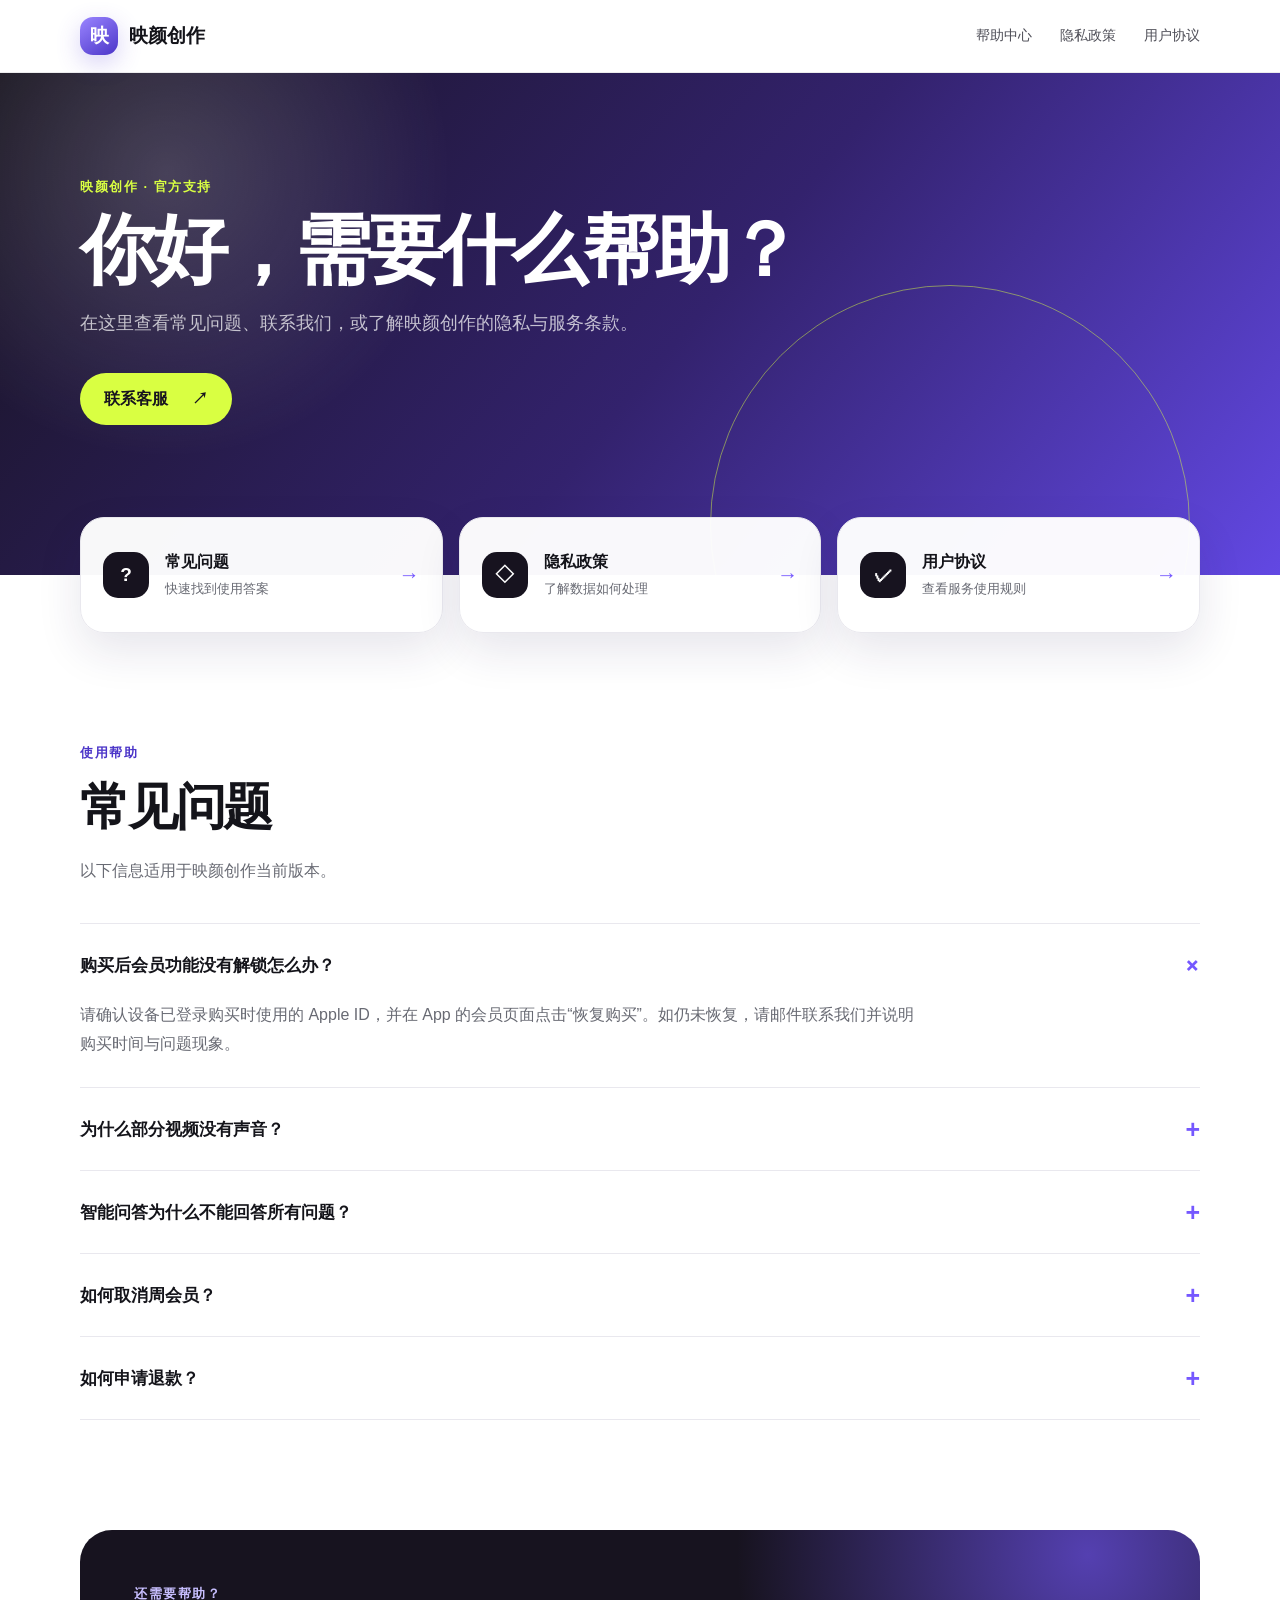
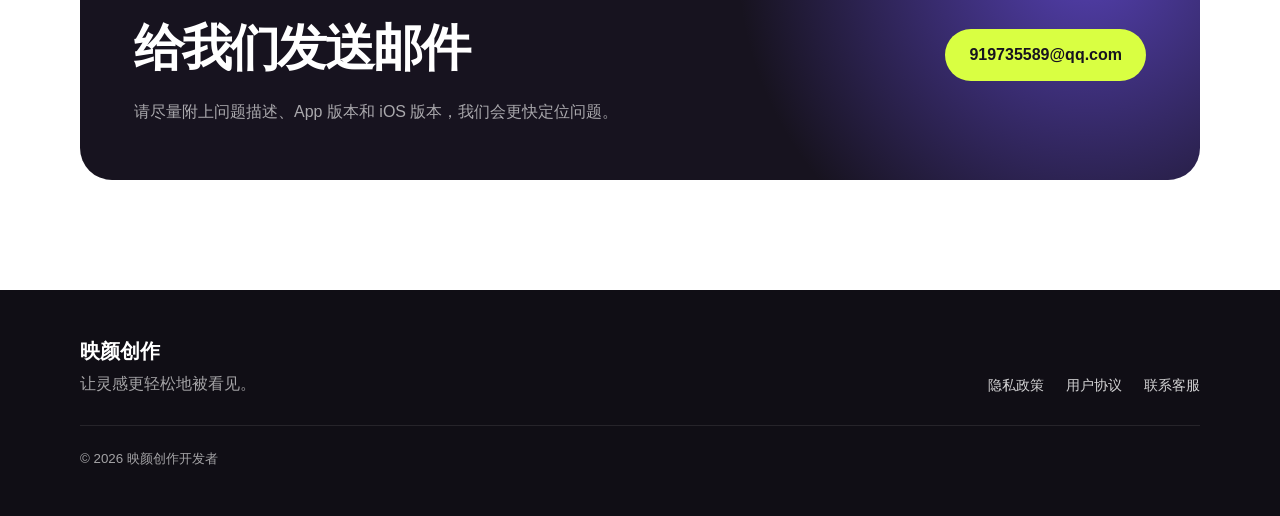
<file: site/index.html>
<!doctype html>
<html lang="zh-CN">
<head>
  <meta charset="utf-8">
  <meta name="viewport" content="width=device-width, initial-scale=1">
  <title>映颜创作帮助中心</title>
  <meta name="description" content="映颜创作客服支持、隐私政策与用户协议。">
  <link rel="stylesheet" href="styles.css">
</head>
<body>
  <header class="site-header">
    <div class="container header-inner">
      <a class="brand" href="./"><span class="brand-mark">映</span><span>映颜创作</span></a>
      <nav><a href="./">帮助中心</a><a href="privacy/">隐私政策</a><a href="terms/">用户协议</a></nav>
    </div>
  </header>
  <main>
    <section class="hero">
      <div class="hero-ring"></div>
      <div class="container hero-content">
        <span class="eyebrow">映颜创作 · 官方支持</span>
        <h1>你好，需要什么帮助？</h1>
        <p>在这里查看常见问题、联系我们，或了解映颜创作的隐私与服务条款。</p>
        <a class="primary-button" href="mailto:919735589@qq.com">联系客服 <span>↗</span></a>
      </div>
    </section>
    <section class="container quick-links" aria-label="快速入口">
      <a class="quick-card" href="#faq"><span class="quick-icon">?</span><span><strong>常见问题</strong><small>快速找到使用答案</small></span><span class="arrow">→</span></a>
      <a class="quick-card" href="privacy/"><span class="quick-icon">◇</span><span><strong>隐私政策</strong><small>了解数据如何处理</small></span><span class="arrow">→</span></a>
      <a class="quick-card" href="terms/"><span class="quick-icon">✓</span><span><strong>用户协议</strong><small>查看服务使用规则</small></span><span class="arrow">→</span></a>
    </section>
    <section class="container section" id="faq">
      <div class="section-heading"><span class="eyebrow eyebrow-dark">使用帮助</span><h2>常见问题</h2><p>以下信息适用于映颜创作当前版本。</p></div>
      <div class="faq-list">
        <details open><summary>购买后会员功能没有解锁怎么办？<span>+</span></summary><p>请确认设备已登录购买时使用的 Apple ID，并在 App 的会员页面点击“恢复购买”。如仍未恢复，请邮件联系我们并说明购买时间与问题现象。</p></details>
        <details><summary>为什么部分视频没有声音？<span>+</span></summary><p>请先确认手机未处于静音模式，并调高媒体音量。部分素材本身可能不含声音；如所有视频均无声音，请重启 App 后再次尝试。</p></details>
        <details><summary>智能问答为什么不能回答所有问题？<span>+</span></summary><p>当前版本使用本地预设内容进行匹配，适合处理已支持板块中的常见问题，不会把输入内容上传到服务器。未匹配到的内容可以更换更简短、明确的说法。</p></details>
        <details><summary>如何取消周会员？<span>+</span></summary><p>打开 iPhone“设置”，点击你的 Apple ID，再进入“订阅”，选择映颜创作后取消订阅。取消后仍可使用到当前计费周期结束。</p></details>
        <details><summary>如何申请退款？<span>+</span></summary><p>App 内购买由 Apple 处理。请前往 Apple 的“报告问题”页面提交退款申请，最终结果以 Apple 审核为准。</p></details>
      </div>
    </section>
    <section class="container contact-panel">
      <div><span class="eyebrow eyebrow-light">还需要帮助？</span><h2>给我们发送邮件</h2><p>请尽量附上问题描述、App 版本和 iOS 版本，我们会更快定位问题。</p></div>
      <a class="email-button" href="mailto:919735589@qq.com">919735589@qq.com</a>
    </section>
  </main>
  <footer class="site-footer"><div class="container footer-inner"><div><strong>映颜创作</strong><p>让灵感更轻松地被看见。</p></div><div class="footer-links"><a href="privacy/">隐私政策</a><a href="terms/">用户协议</a><a href="mailto:919735589@qq.com">联系客服</a></div><small>© 2026 映颜创作开发者</small></div></footer>
</body>
</html>
</file>
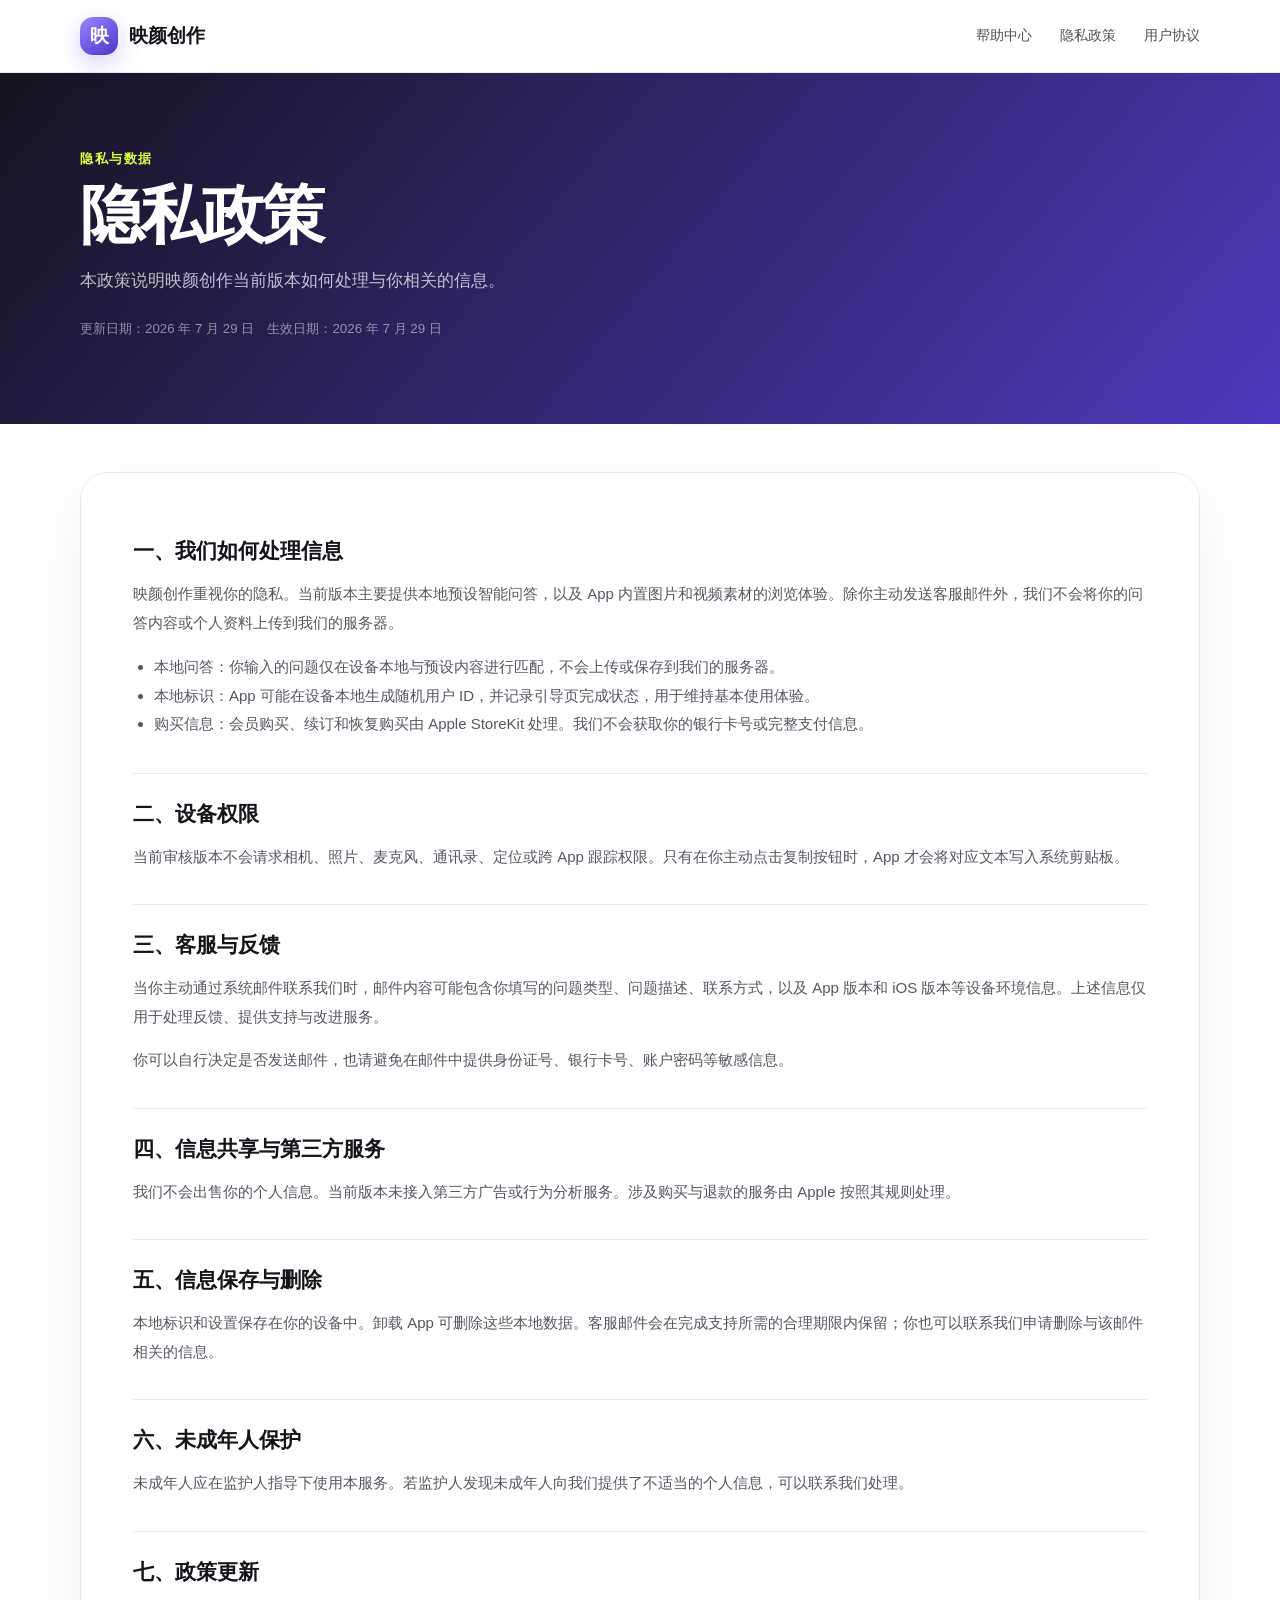
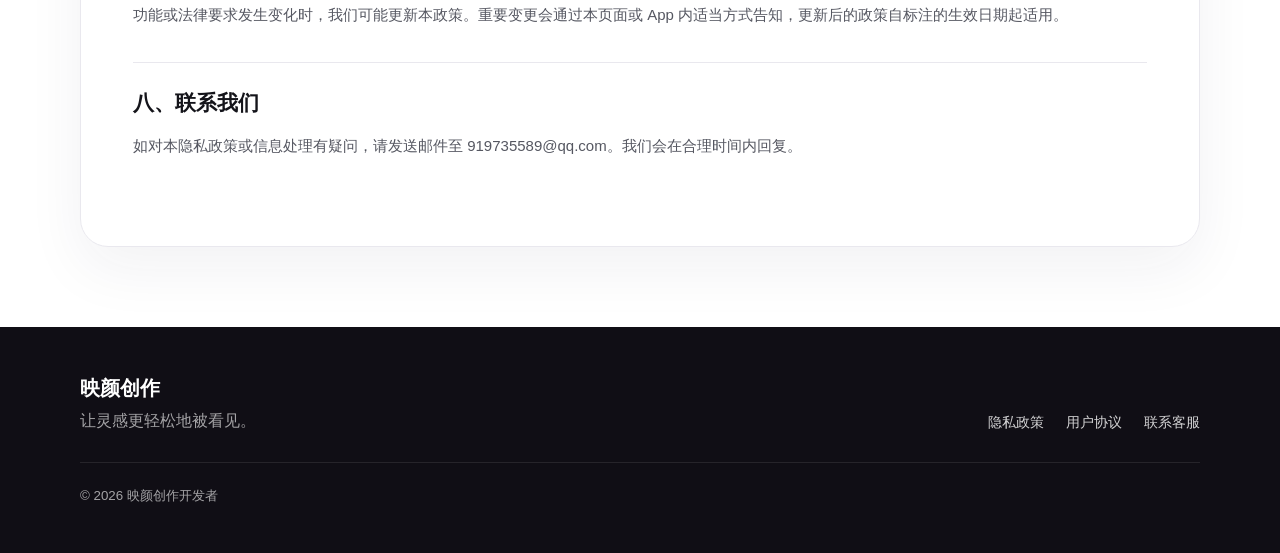
<file: site/privacy/index.html>
<!doctype html>
<html lang="zh-CN">
<head>
  <meta charset="utf-8">
  <meta name="viewport" content="width=device-width, initial-scale=1">
  <title>隐私政策｜映颜创作</title>
  <meta name="description" content="映颜创作隐私政策。">
  <link rel="stylesheet" href="../styles.css">
</head>
<body>
  <header class="site-header"><div class="container header-inner"><a class="brand" href="../"><span class="brand-mark">映</span><span>映颜创作</span></a><nav><a href="../">帮助中心</a><a href="../privacy/">隐私政策</a><a href="../terms/">用户协议</a></nav></div></header>
  <main>
    <section class="legal-hero"><div class="container legal-hero-inner"><span class="eyebrow">隐私与数据</span><h1>隐私政策</h1><p>本政策说明映颜创作当前版本如何处理与你相关的信息。</p><small>更新日期：2026 年 7 月 29 日　生效日期：2026 年 7 月 29 日</small></div></section>
    <article class="container legal-card">
      <section><h2>一、我们如何处理信息</h2><p>映颜创作重视你的隐私。当前版本主要提供本地预设智能问答，以及 App 内置图片和视频素材的浏览体验。除你主动发送客服邮件外，我们不会将你的问答内容或个人资料上传到我们的服务器。</p><ul><li>本地问答：你输入的问题仅在设备本地与预设内容进行匹配，不会上传或保存到我们的服务器。</li><li>本地标识：App 可能在设备本地生成随机用户 ID，并记录引导页完成状态，用于维持基本使用体验。</li><li>购买信息：会员购买、续订和恢复购买由 Apple StoreKit 处理。我们不会获取你的银行卡号或完整支付信息。</li></ul></section>
      <section><h2>二、设备权限</h2><p>当前审核版本不会请求相机、照片、麦克风、通讯录、定位或跨 App 跟踪权限。只有在你主动点击复制按钮时，App 才会将对应文本写入系统剪贴板。</p></section>
      <section><h2>三、客服与反馈</h2><p>当你主动通过系统邮件联系我们时，邮件内容可能包含你填写的问题类型、问题描述、联系方式，以及 App 版本和 iOS 版本等设备环境信息。上述信息仅用于处理反馈、提供支持与改进服务。</p><p>你可以自行决定是否发送邮件，也请避免在邮件中提供身份证号、银行卡号、账户密码等敏感信息。</p></section>
      <section><h2>四、信息共享与第三方服务</h2><p>我们不会出售你的个人信息。当前版本未接入第三方广告或行为分析服务。涉及购买与退款的服务由 Apple 按照其规则处理。</p></section>
      <section><h2>五、信息保存与删除</h2><p>本地标识和设置保存在你的设备中。卸载 App 可删除这些本地数据。客服邮件会在完成支持所需的合理期限内保留；你也可以联系我们申请删除与该邮件相关的信息。</p></section>
      <section><h2>六、未成年人保护</h2><p>未成年人应在监护人指导下使用本服务。若监护人发现未成年人向我们提供了不适当的个人信息，可以联系我们处理。</p></section>
      <section><h2>七、政策更新</h2><p>功能或法律要求发生变化时，我们可能更新本政策。重要变更会通过本页面或 App 内适当方式告知，更新后的政策自标注的生效日期起适用。</p></section>
      <section><h2>八、联系我们</h2><p>如对本隐私政策或信息处理有疑问，请发送邮件至 919735589@qq.com。我们会在合理时间内回复。</p></section>
    </article>
  </main>
  <footer class="site-footer"><div class="container footer-inner"><div><strong>映颜创作</strong><p>让灵感更轻松地被看见。</p></div><div class="footer-links"><a href="../privacy/">隐私政策</a><a href="../terms/">用户协议</a><a href="mailto:919735589@qq.com">联系客服</a></div><small>© 2026 映颜创作开发者</small></div></footer>
</body>
</html>
</file>
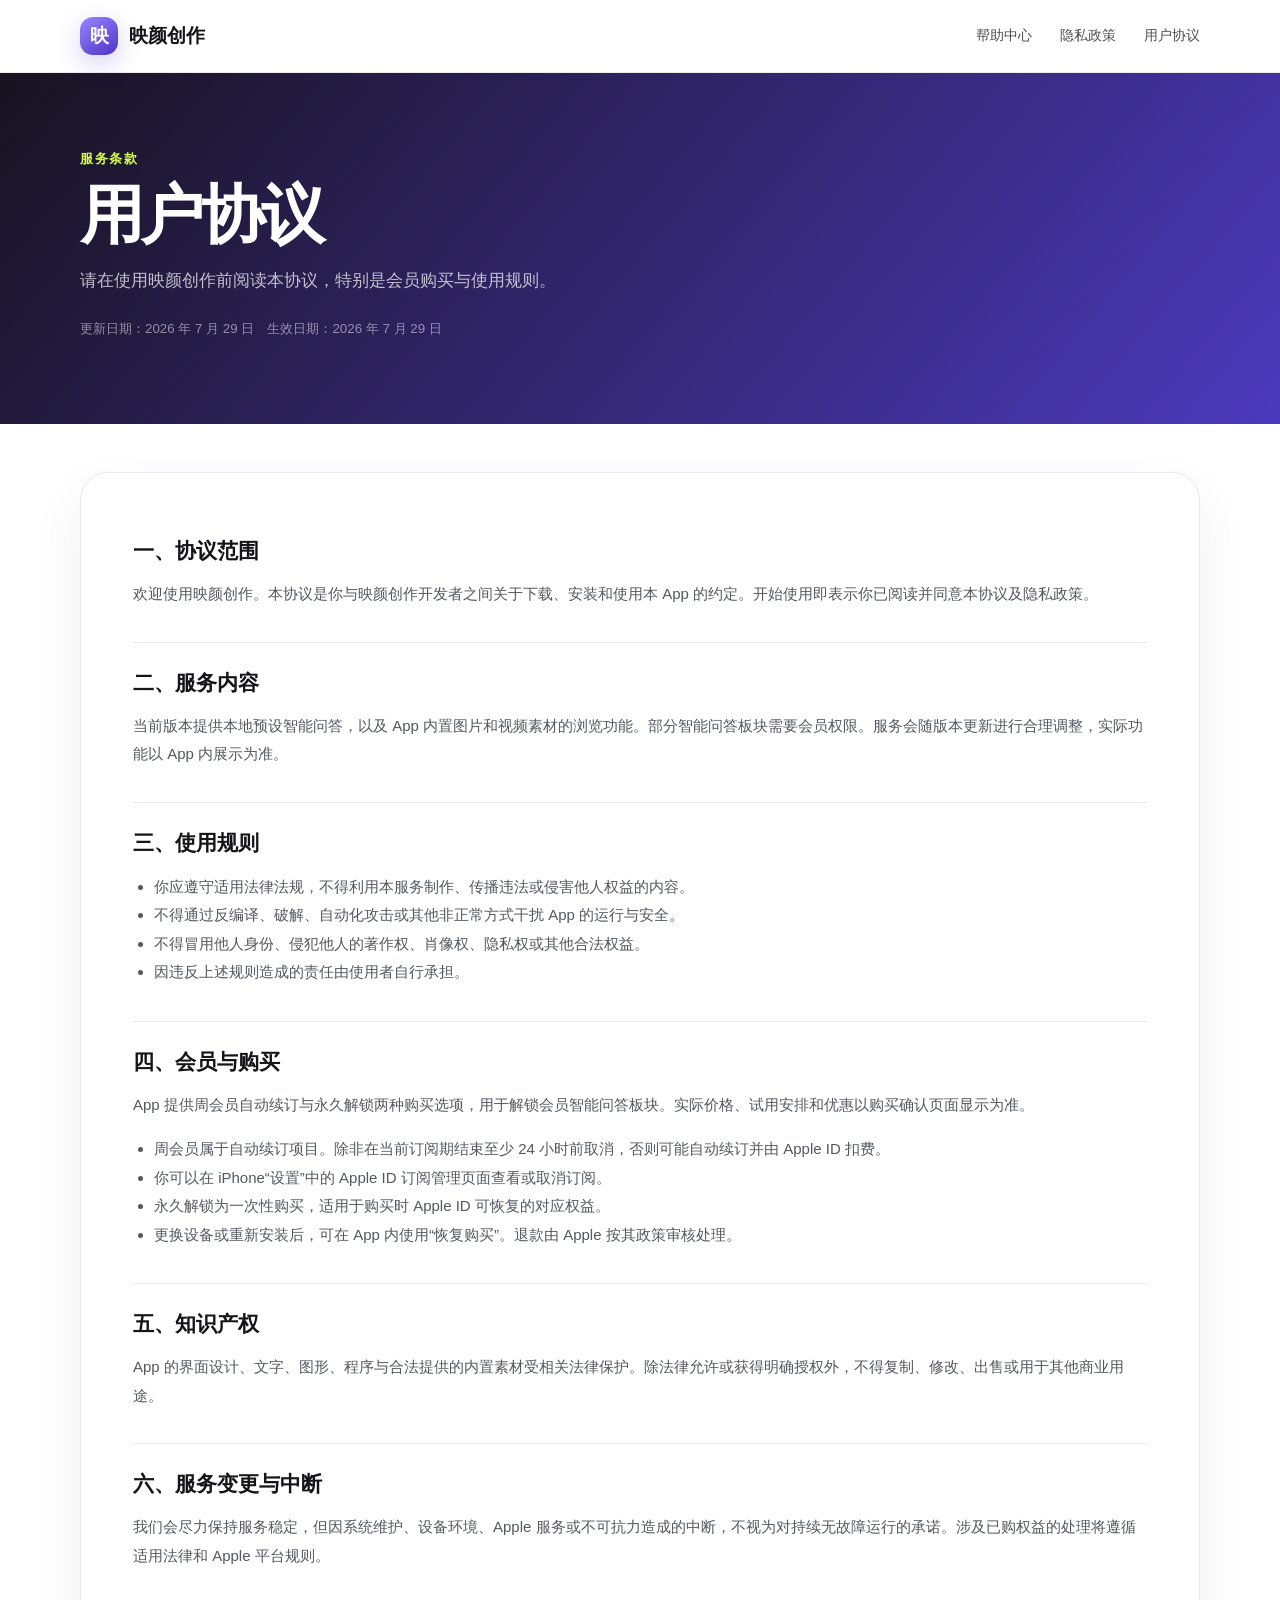
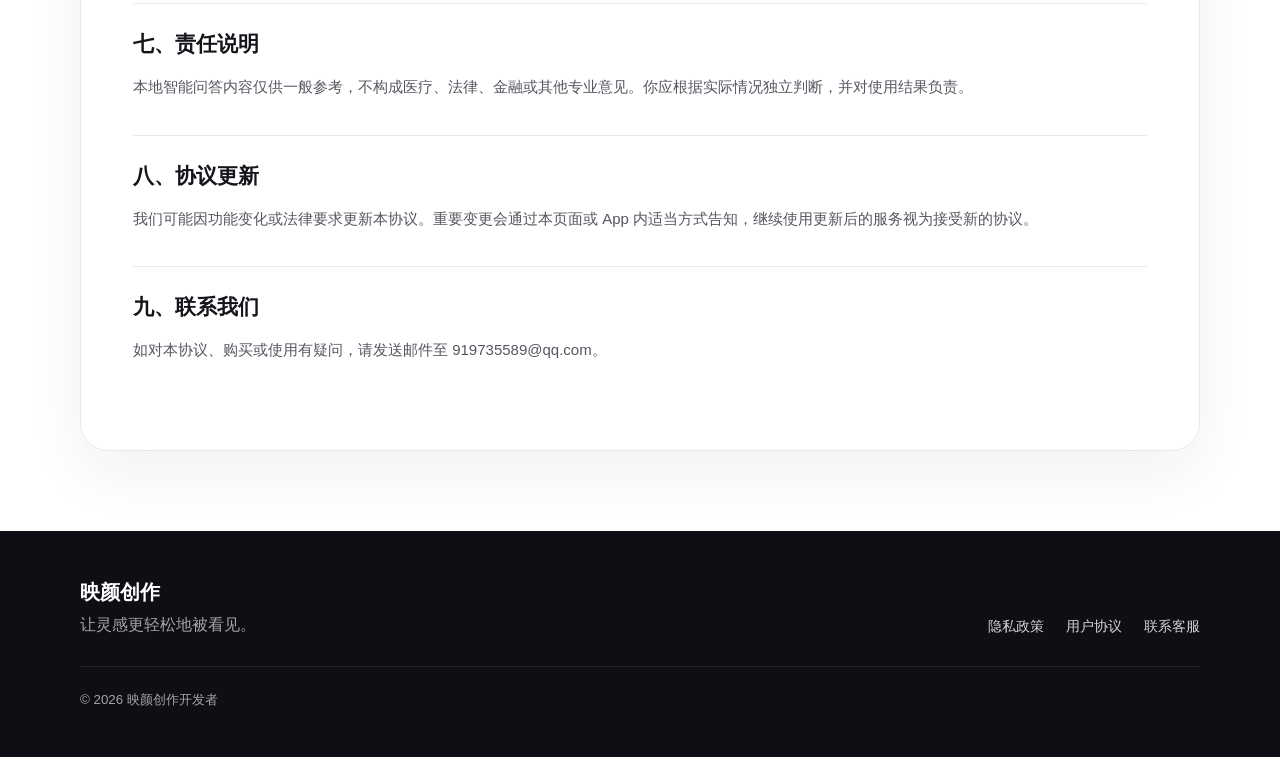
<file: site/terms/index.html>
<!doctype html>
<html lang="zh-CN">
<head>
  <meta charset="utf-8">
  <meta name="viewport" content="width=device-width, initial-scale=1">
  <title>用户协议｜映颜创作</title>
  <meta name="description" content="映颜创作用户协议。">
  <link rel="stylesheet" href="../styles.css">
</head>
<body>
  <header class="site-header"><div class="container header-inner"><a class="brand" href="../"><span class="brand-mark">映</span><span>映颜创作</span></a><nav><a href="../">帮助中心</a><a href="../privacy/">隐私政策</a><a href="../terms/">用户协议</a></nav></div></header>
  <main>
    <section class="legal-hero"><div class="container legal-hero-inner"><span class="eyebrow">服务条款</span><h1>用户协议</h1><p>请在使用映颜创作前阅读本协议，特别是会员购买与使用规则。</p><small>更新日期：2026 年 7 月 29 日　生效日期：2026 年 7 月 29 日</small></div></section>
    <article class="container legal-card">
      <section><h2>一、协议范围</h2><p>欢迎使用映颜创作。本协议是你与映颜创作开发者之间关于下载、安装和使用本 App 的约定。开始使用即表示你已阅读并同意本协议及隐私政策。</p></section>
      <section><h2>二、服务内容</h2><p>当前版本提供本地预设智能问答，以及 App 内置图片和视频素材的浏览功能。部分智能问答板块需要会员权限。服务会随版本更新进行合理调整，实际功能以 App 内展示为准。</p></section>
      <section><h2>三、使用规则</h2><ul><li>你应遵守适用法律法规，不得利用本服务制作、传播违法或侵害他人权益的内容。</li><li>不得通过反编译、破解、自动化攻击或其他非正常方式干扰 App 的运行与安全。</li><li>不得冒用他人身份、侵犯他人的著作权、肖像权、隐私权或其他合法权益。</li><li>因违反上述规则造成的责任由使用者自行承担。</li></ul></section>
      <section><h2>四、会员与购买</h2><p>App 提供周会员自动续订与永久解锁两种购买选项，用于解锁会员智能问答板块。实际价格、试用安排和优惠以购买确认页面显示为准。</p><ul><li>周会员属于自动续订项目。除非在当前订阅期结束至少 24 小时前取消，否则可能自动续订并由 Apple ID 扣费。</li><li>你可以在 iPhone“设置”中的 Apple ID 订阅管理页面查看或取消订阅。</li><li>永久解锁为一次性购买，适用于购买时 Apple ID 可恢复的对应权益。</li><li>更换设备或重新安装后，可在 App 内使用“恢复购买”。退款由 Apple 按其政策审核处理。</li></ul></section>
      <section><h2>五、知识产权</h2><p>App 的界面设计、文字、图形、程序与合法提供的内置素材受相关法律保护。除法律允许或获得明确授权外，不得复制、修改、出售或用于其他商业用途。</p></section>
      <section><h2>六、服务变更与中断</h2><p>我们会尽力保持服务稳定，但因系统维护、设备环境、Apple 服务或不可抗力造成的中断，不视为对持续无故障运行的承诺。涉及已购权益的处理将遵循适用法律和 Apple 平台规则。</p></section>
      <section><h2>七、责任说明</h2><p>本地智能问答内容仅供一般参考，不构成医疗、法律、金融或其他专业意见。你应根据实际情况独立判断，并对使用结果负责。</p></section>
      <section><h2>八、协议更新</h2><p>我们可能因功能变化或法律要求更新本协议。重要变更会通过本页面或 App 内适当方式告知，继续使用更新后的服务视为接受新的协议。</p></section>
      <section><h2>九、联系我们</h2><p>如对本协议、购买或使用有疑问，请发送邮件至 919735589@qq.com。</p></section>
    </article>
  </main>
  <footer class="site-footer"><div class="container footer-inner"><div><strong>映颜创作</strong><p>让灵感更轻松地被看见。</p></div><div class="footer-links"><a href="../privacy/">隐私政策</a><a href="../terms/">用户协议</a><a href="mailto:919735589@qq.com">联系客服</a></div><small>© 2026 映颜创作开发者</small></div></footer>
</body>
</html>
</file>
<file: site/styles.css>
:root {
  --ink: #14141a;
  --muted: #686a73;
  --line: #e9e8ee;
  --violet: #7558ff;
  --violet-dark: #4b35c8;
  --lime: #d9ff42;
}

* { box-sizing: border-box; }
html { scroll-behavior: smooth; }
body {
  margin: 0;
  color: var(--ink);
  background: #fff;
  font-family: -apple-system, BlinkMacSystemFont, "SF Pro Display", "PingFang SC",
    "Hiragino Sans GB", "Microsoft YaHei", sans-serif;
  -webkit-font-smoothing: antialiased;
}
a { color: inherit; text-decoration: none; }
.container { width: min(1120px, calc(100% - 40px)); margin: 0 auto; }
.site-header {
  position: sticky;
  z-index: 20;
  top: 0;
  border-bottom: 1px solid rgba(20, 20, 26, .08);
  background: rgba(255, 255, 255, .9);
  backdrop-filter: blur(18px);
}
.header-inner {
  display: flex;
  min-height: 72px;
  align-items: center;
  justify-content: space-between;
  gap: 32px;
}
.brand { display: inline-flex; align-items: center; gap: 11px; font-size: 19px; font-weight: 760; }
.brand-mark {
  display: grid;
  width: 38px;
  height: 38px;
  place-items: center;
  border-radius: 13px;
  color: #fff;
  background: linear-gradient(145deg, #9a85ff, #4b35c8);
  box-shadow: 0 8px 24px rgba(89, 62, 218, .24);
}
nav { display: flex; gap: 28px; color: #4e4e57; font-size: 14px; font-weight: 560; }
nav a:hover { color: var(--violet-dark); }
.hero {
  position: relative;
  overflow: hidden;
  color: #fff;
  background:
    radial-gradient(circle at 13% 20%, rgba(255, 255, 255, .18), transparent 24%),
    linear-gradient(130deg, #17131f 0%, #33226d 53%, #6248e3 100%);
}
.hero-content { position: relative; z-index: 2; padding: 104px 0 150px; }
.hero h1, .legal-hero h1 {
  max-width: 780px;
  margin: 14px 0 18px;
  font-size: clamp(42px, 7vw, 76px);
  line-height: 1.04;
  letter-spacing: -.055em;
}
.hero p {
  max-width: 620px;
  margin: 0 0 34px;
  color: rgba(255, 255, 255, .72);
  font-size: 18px;
  line-height: 1.8;
}
.eyebrow { color: var(--lime); font-size: 13px; font-weight: 760; letter-spacing: .12em; }
.eyebrow-dark { color: var(--violet-dark); }
.eyebrow-light { color: #c8bfff; }
.primary-button, .email-button {
  display: inline-flex;
  align-items: center;
  justify-content: center;
  gap: 24px;
  min-height: 52px;
  padding: 0 24px;
  border-radius: 999px;
  color: #17131f;
  background: var(--lime);
  font-weight: 720;
  transition: transform .16s ease, box-shadow .16s ease;
}
.primary-button:hover, .email-button:hover {
  transform: translateY(-2px);
  box-shadow: 0 12px 30px rgba(0, 0, 0, .16);
}
.hero-ring {
  position: absolute;
  right: 7%;
  bottom: -190px;
  width: 480px;
  height: 480px;
  border: 1px solid rgba(217, 255, 66, .48);
  border-radius: 50%;
}
.quick-links {
  position: relative;
  z-index: 4;
  display: grid;
  grid-template-columns: repeat(3, 1fr);
  gap: 16px;
  margin-top: -58px;
}
.quick-card {
  display: grid;
  grid-template-columns: auto 1fr auto;
  gap: 16px;
  align-items: center;
  min-height: 116px;
  padding: 22px;
  border: 1px solid var(--line);
  border-radius: 24px;
  background: rgba(255, 255, 255, .97);
  box-shadow: 0 18px 45px rgba(39, 29, 85, .11);
}
.quick-icon {
  display: grid;
  width: 46px;
  height: 46px;
  place-items: center;
  border-radius: 15px;
  color: #fff;
  background: #17131f;
  font-size: 19px;
  font-weight: 750;
}
.quick-card strong, .quick-card small { display: block; }
.quick-card strong { margin-bottom: 7px; font-size: 16px; }
.quick-card small { color: var(--muted); font-size: 13px; }
.arrow { color: var(--violet); font-size: 21px; }
.section { padding: 110px 0; }
.section-heading { max-width: 660px; margin-bottom: 38px; }
.section-heading h2, .contact-panel h2 {
  margin: 12px 0 10px;
  font-size: clamp(32px, 5vw, 50px);
  letter-spacing: -.045em;
}
.section-heading p, .contact-panel p { color: var(--muted); line-height: 1.75; }
.faq-list { border-top: 1px solid var(--line); }
details { border-bottom: 1px solid var(--line); }
summary {
  display: flex;
  min-height: 82px;
  align-items: center;
  justify-content: space-between;
  gap: 24px;
  cursor: pointer;
  list-style: none;
  font-size: 17px;
  font-weight: 660;
}
summary::-webkit-details-marker { display: none; }
summary span { color: var(--violet); font-size: 25px; transition: transform .18s ease; }
details[open] summary span { transform: rotate(45deg); }
details p { max-width: 840px; margin: -5px 0 28px; color: var(--muted); line-height: 1.8; }
.contact-panel {
  display: flex;
  align-items: center;
  justify-content: space-between;
  gap: 40px;
  margin-bottom: 110px;
  padding: 54px;
  border-radius: 32px;
  color: #fff;
  background: radial-gradient(circle at 90% 10%, rgba(117, 88, 255, .65), transparent 34%), #17131f;
}
.contact-panel > div { max-width: 620px; }
.contact-panel p { margin-bottom: 0; color: rgba(255, 255, 255, .63); }
.email-button { flex: 0 0 auto; }
.legal-hero { color: #fff; background: linear-gradient(130deg, #17131f, #4d39bd); }
.legal-hero-inner { padding: 76px 0 86px; }
.legal-hero h1 { margin-bottom: 15px; font-size: clamp(42px, 6vw, 64px); }
.legal-hero p { max-width: 720px; color: rgba(255, 255, 255, .72); font-size: 17px; line-height: 1.8; }
.legal-hero small { display: block; margin-top: 24px; color: rgba(255, 255, 255, .5); }
.legal-card {
  margin-top: 48px;
  margin-bottom: 80px;
  padding: 38px 52px 52px;
  border: 1px solid var(--line);
  border-radius: 28px;
  box-shadow: 0 22px 60px rgba(33, 27, 64, .06);
}
.legal-card section { padding: 18px 0; border-bottom: 1px solid var(--line); }
.legal-card section:last-child { border-bottom: 0; }
.legal-card h2 { margin: 8px 0 14px; font-size: 21px; }
.legal-card p, .legal-card li { color: #555761; font-size: 15px; line-height: 1.9; }
.legal-card ul { padding-left: 21px; }
.site-footer { color: rgba(255, 255, 255, .62); background: #100e15; }
.footer-inner {
  display: grid;
  grid-template-columns: 1fr auto;
  gap: 30px;
  align-items: end;
  padding: 48px 0;
}
.footer-inner strong { color: #fff; font-size: 20px; }
.footer-inner p { margin: 9px 0 0; }
.footer-links { display: flex; gap: 22px; color: rgba(255, 255, 255, .82); font-size: 14px; }
.footer-inner small {
  grid-column: 1 / -1;
  padding-top: 24px;
  border-top: 1px solid rgba(255, 255, 255, .09);
}
@media (max-width: 760px) {
  .container { width: min(100% - 28px, 1120px); }
  .header-inner { min-height: 64px; }
  nav { gap: 14px; font-size: 12px; }
  nav a:first-child { display: none; }
  .hero-content { padding: 76px 0 120px; }
  .hero p { font-size: 16px; }
  .quick-links { grid-template-columns: 1fr; margin-top: -48px; }
  .quick-card { min-height: 98px; }
  .section { padding: 78px 0; }
  .contact-panel { display: block; margin-bottom: 72px; padding: 34px 26px; }
  .email-button { margin-top: 25px; }
  .legal-card { margin-top: 24px; padding: 22px 22px 34px; border-radius: 22px; }
  .footer-inner { grid-template-columns: 1fr; align-items: start; }
  .footer-links { flex-wrap: wrap; }
}
</file>
